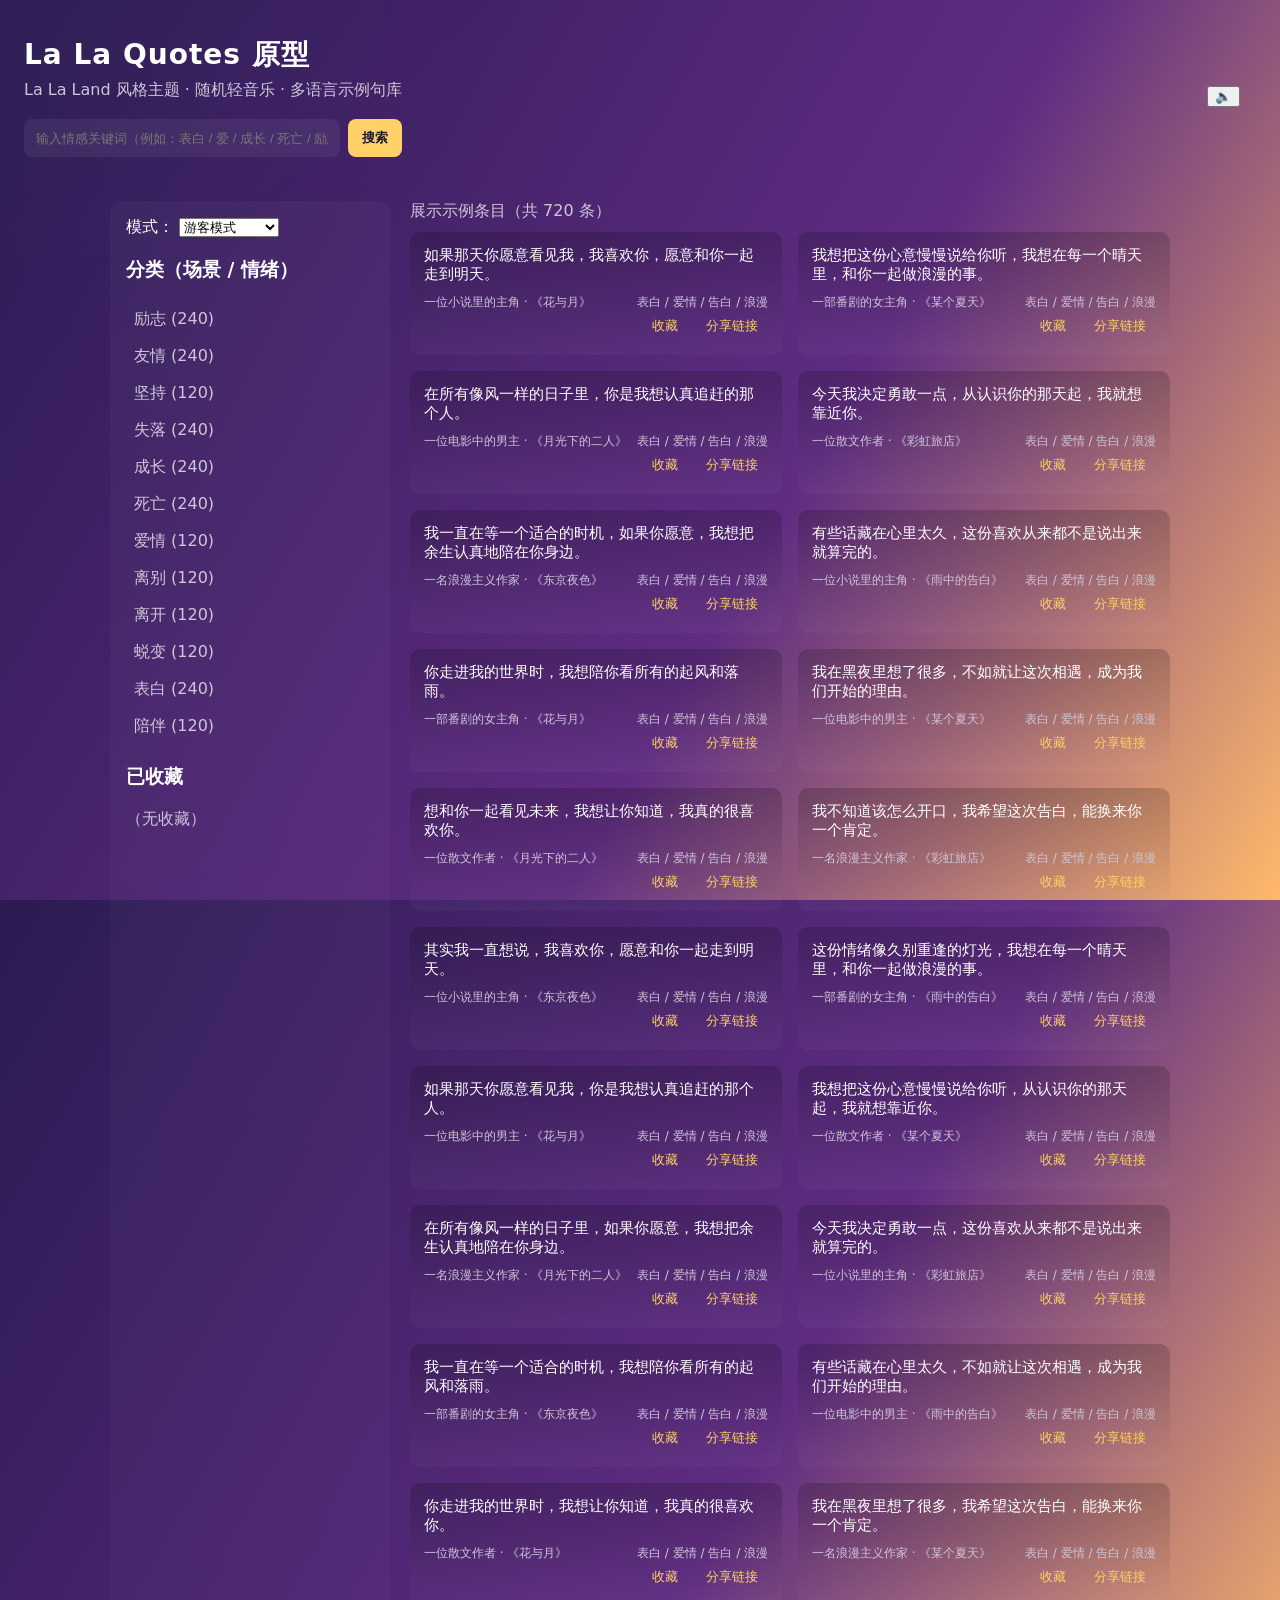
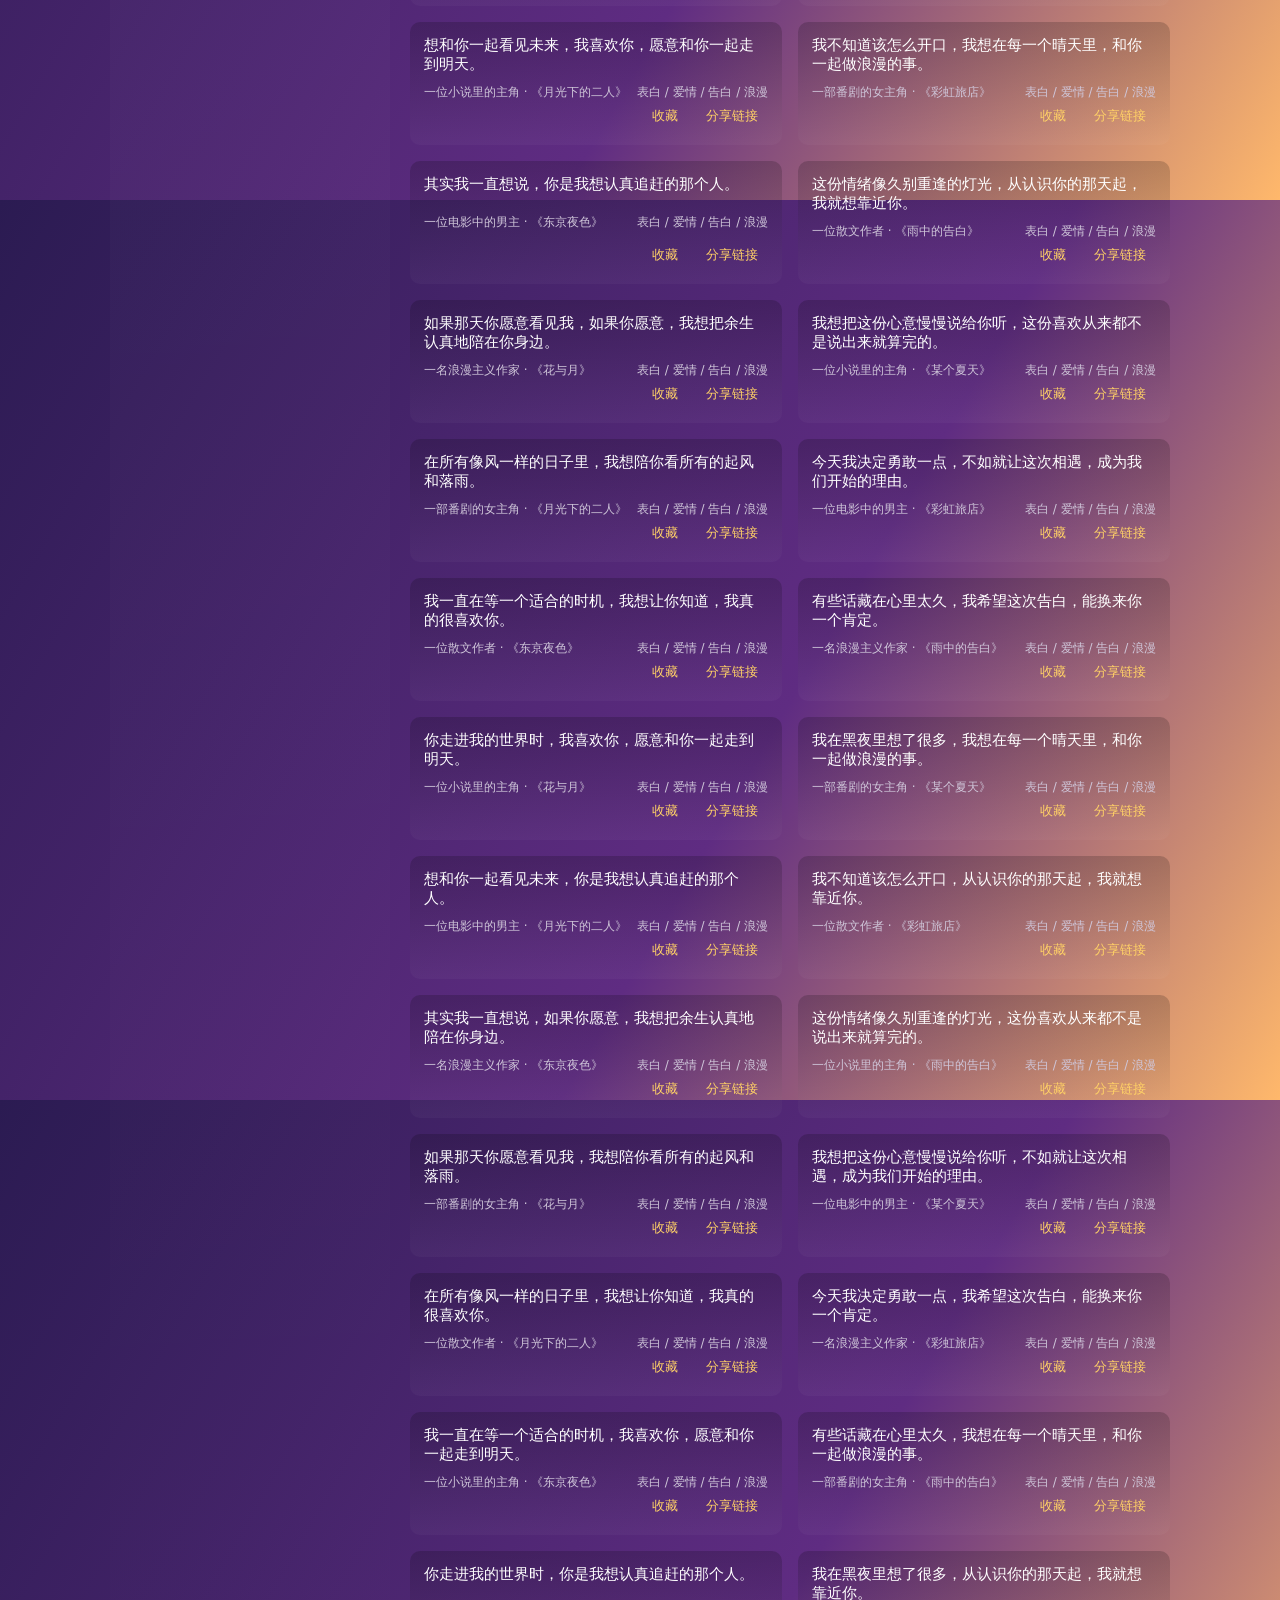
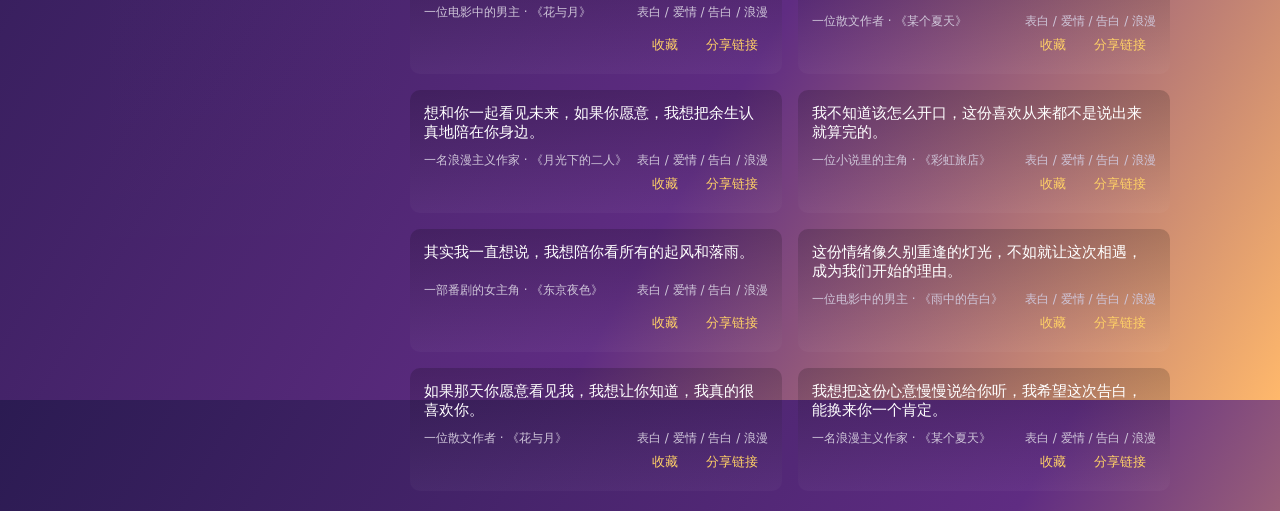
<file: index.html>
<!doctype html>
<html lang="zh-CN">
<head>
  <meta charset="utf-8" />
  <meta name="viewport" content="width=device-width,initial-scale=1" />
  <title>La La Quotes - 原型</title>
  <link rel="stylesheet" href="/style.css" />
</head>
<body>
  <div class="overlay"></div>
  <header class="hero">
    <div class="hero-inner">
      <h1>La La Quotes 原型</h1>
      <p class="tag">La La Land 风格主题 · 随机轻音乐 · 多语言示例句库</p>
      <div class="search-bar">
        <input id="searchInput" placeholder="输入情感关键词（例如：表白 / 爱 / 成长 / 死亡 / 励志）" />
        <button id="searchBtn">搜索</button>
      </div>
    </div>
    <div class="music-control" title="点击切换背景音乐">
      <button id="toggleMusic">🔈</button>
    </div>
  </header>

  <main class="container">
    <aside class="sidebar">
      <div class="login-card">
        <label>模式：</label>
        <select id="modeSelect">
          <option value="guest">游客模式</option>
          <option value="wechat">微信模拟登录</option>
        </select>
        <div id="wechatInputWrap" style="display:none;">
          <input id="wechatIdInput" placeholder="输入好友微信号查看其收藏" />
          <button id="loadFavBtn">查看收藏</button>
        </div>
      </div>

      <h3>分类（场景 / 情绪）</h3>
      <ul id="categoryList" class="categories"></ul>

      <h3>已收藏</h3>
      <div id="favoritesList">（游客模式下收藏保存在本地浏览器）</div>
    </aside>

    <section class="results">
      <div id="resultsInfo"></div>
      <ul id="resultsList" class="quote-list"></ul>
    </section>
  </main>

  <template id="quoteTpl">
    <li class="quote-card">
      <p class="quote-text"></p>
      <div class="meta"><span class="source"></span><span class="tags"></span></div>
      <div class="actions">
        <button class="saveBtn">收藏</button>
        <button class="shareBtn">分享链接</button>
      </div>
    </li>
  </template>

  <script src="/app.js"></script>
</body>
</html>
</file>
<file: style.css>
/* style.css - La La Land inspired theme */
:root{
  --bg1:#2b1b52; /* deep purple */
  --bg2:#ffb86b; /* warm gold */
  --card:#1b1b2f;
  --glass: rgba(255,255,255,0.06);
  --accent:#ffd166;
  --muted:#cfc6d9;
}
*{box-sizing:border-box}
html,body{height:100%;margin:0;font-family:Inter, 'Noto Sans SC', system-ui, -apple-system, 'Segoe UI', Roboto,'Helvetica Neue',Arial}
body{background:linear-gradient(120deg,var(--bg1),#5f2c82 60%,var(--bg2));color:white;}
.overlay{position:fixed;inset:0;background:radial-gradient(ellipse at top left, rgba(255,255,255,0.02), transparent 30%);pointer-events:none}
.hero{padding:36px 24px 24px;display:flex;justify-content:space-between;align-items:center}
.hero-inner{max-width:900px}
h1{margin:0;font-size:28px;letter-spacing:1px}
.tag{margin:6px 0 18px;color:var(--muted)}
.search-bar{display:flex;gap:8px}
.search-bar input{flex:1;padding:10px 12px;border-radius:8px;border:0;background:var(--glass);color:white}
.search-bar button{padding:10px 14px;border-radius:8px;border:0;background:var(--accent);color:#1b1b2f;font-weight:600}
.music-control{margin-right:16px}
.container{display:flex;gap:20px;padding:20px;max-width:1100px;margin:0 auto}
.sidebar{width:280px;background:linear-gradient(180deg,rgba(255,255,255,0.03),transparent);padding:16px;border-radius:12px}
.login-card{margin-bottom:12px}
.categories{list-style:none;padding:0;margin:0 0 18px}
.categories li{padding:8px;border-radius:8px;cursor:pointer;color:var(--muted)}
.categories li:hover{background:rgba(255,255,255,0.04)}
.results{flex:1}
.quote-list{list-style:none;padding:0;margin:0;display:grid;grid-template-columns:repeat(auto-fill,minmax(300px,1fr));gap:16px}
.quote-card{background:linear-gradient(180deg,rgba(0,0,0,0.18),rgba(255,255,255,0.03));padding:14px;border-radius:10px;min-height:110px;display:flex;flex-direction:column;justify-content:space-between}
.quote-text{font-size:15px;margin:0 0 10px}
.meta{display:flex;justify-content:space-between;font-size:12px;color:var(--muted)}
.actions{display:flex;gap:8px;justify-content:flex-end}
.actions button{padding:6px 10px;border-radius:8px;border:0;background:transparent;color:var(--accent);cursor:pointer}
#resultsInfo{margin-bottom:10px;color:var(--muted)}
#favoritesList{max-height:200px;overflow:auto;color:var(--muted)}
@media (max-width:800px){.container{flex-direction:column}.sidebar{width:100%}}
</file>
